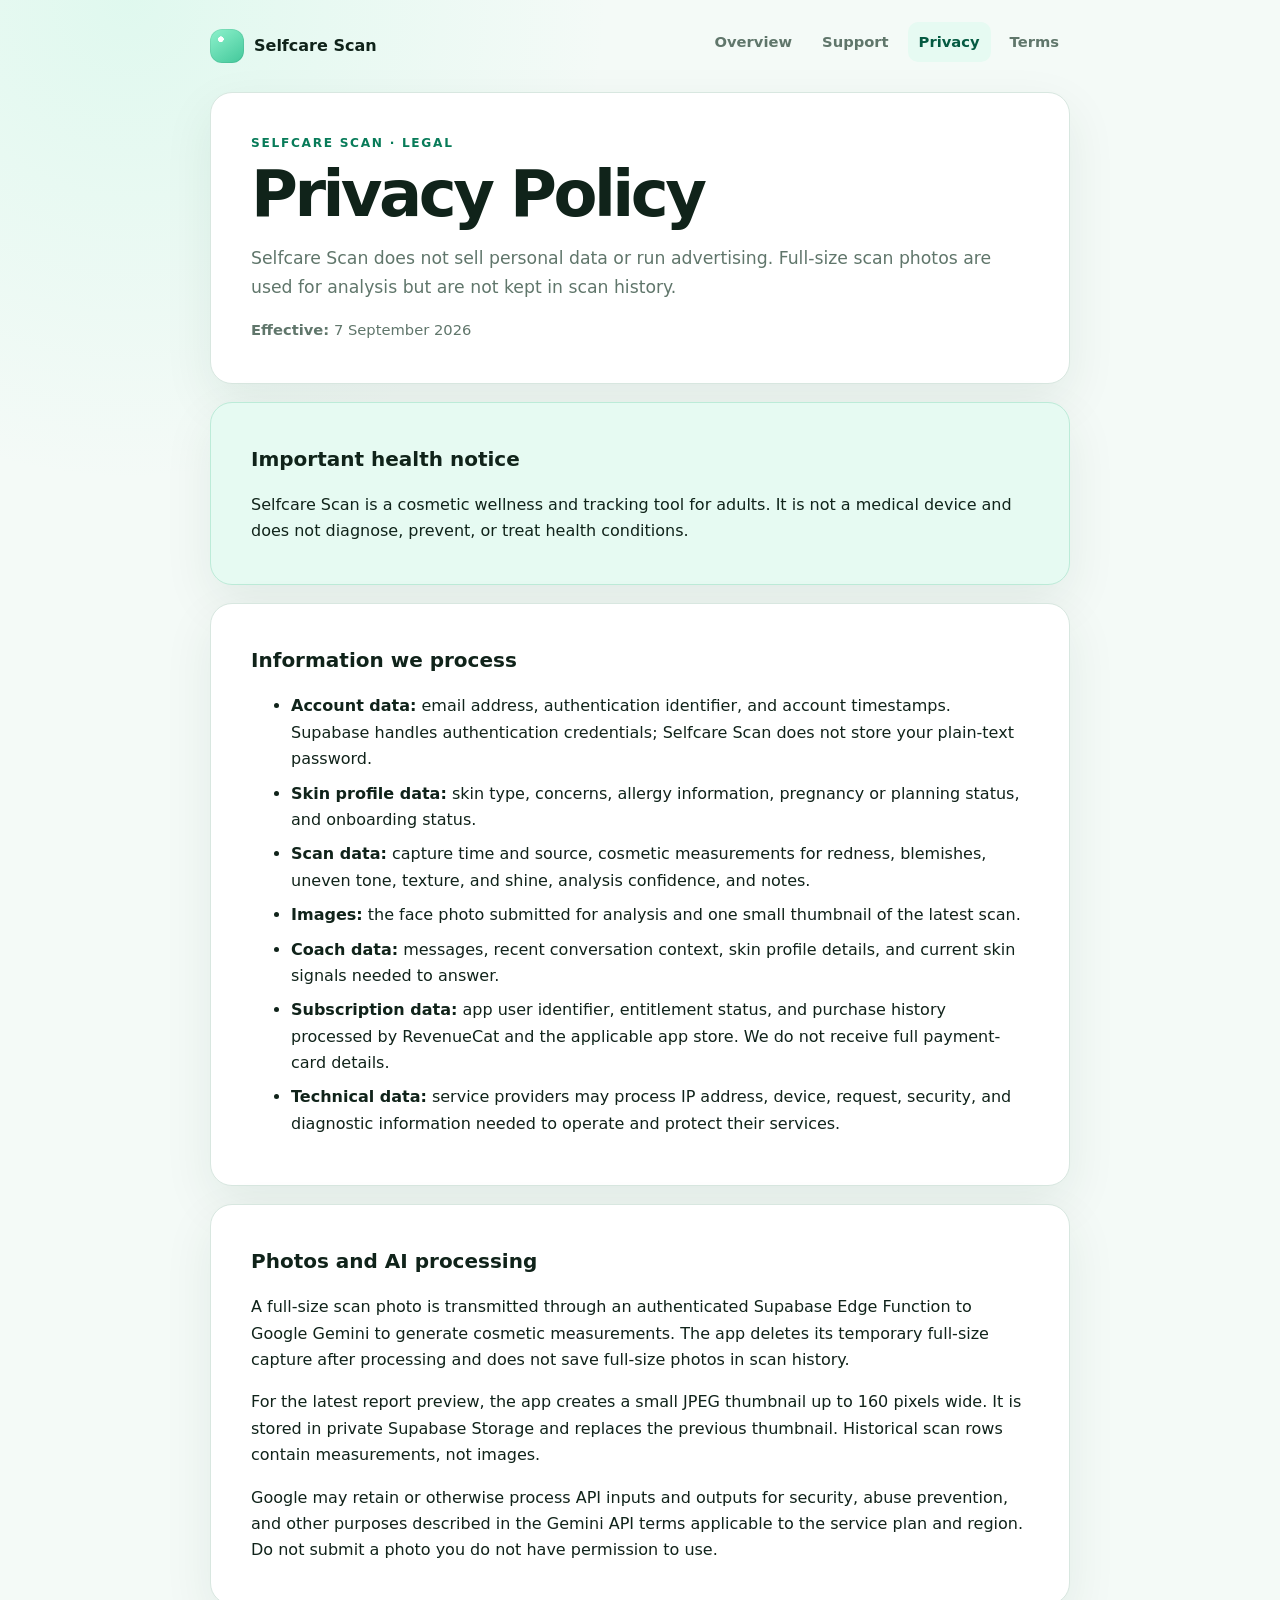
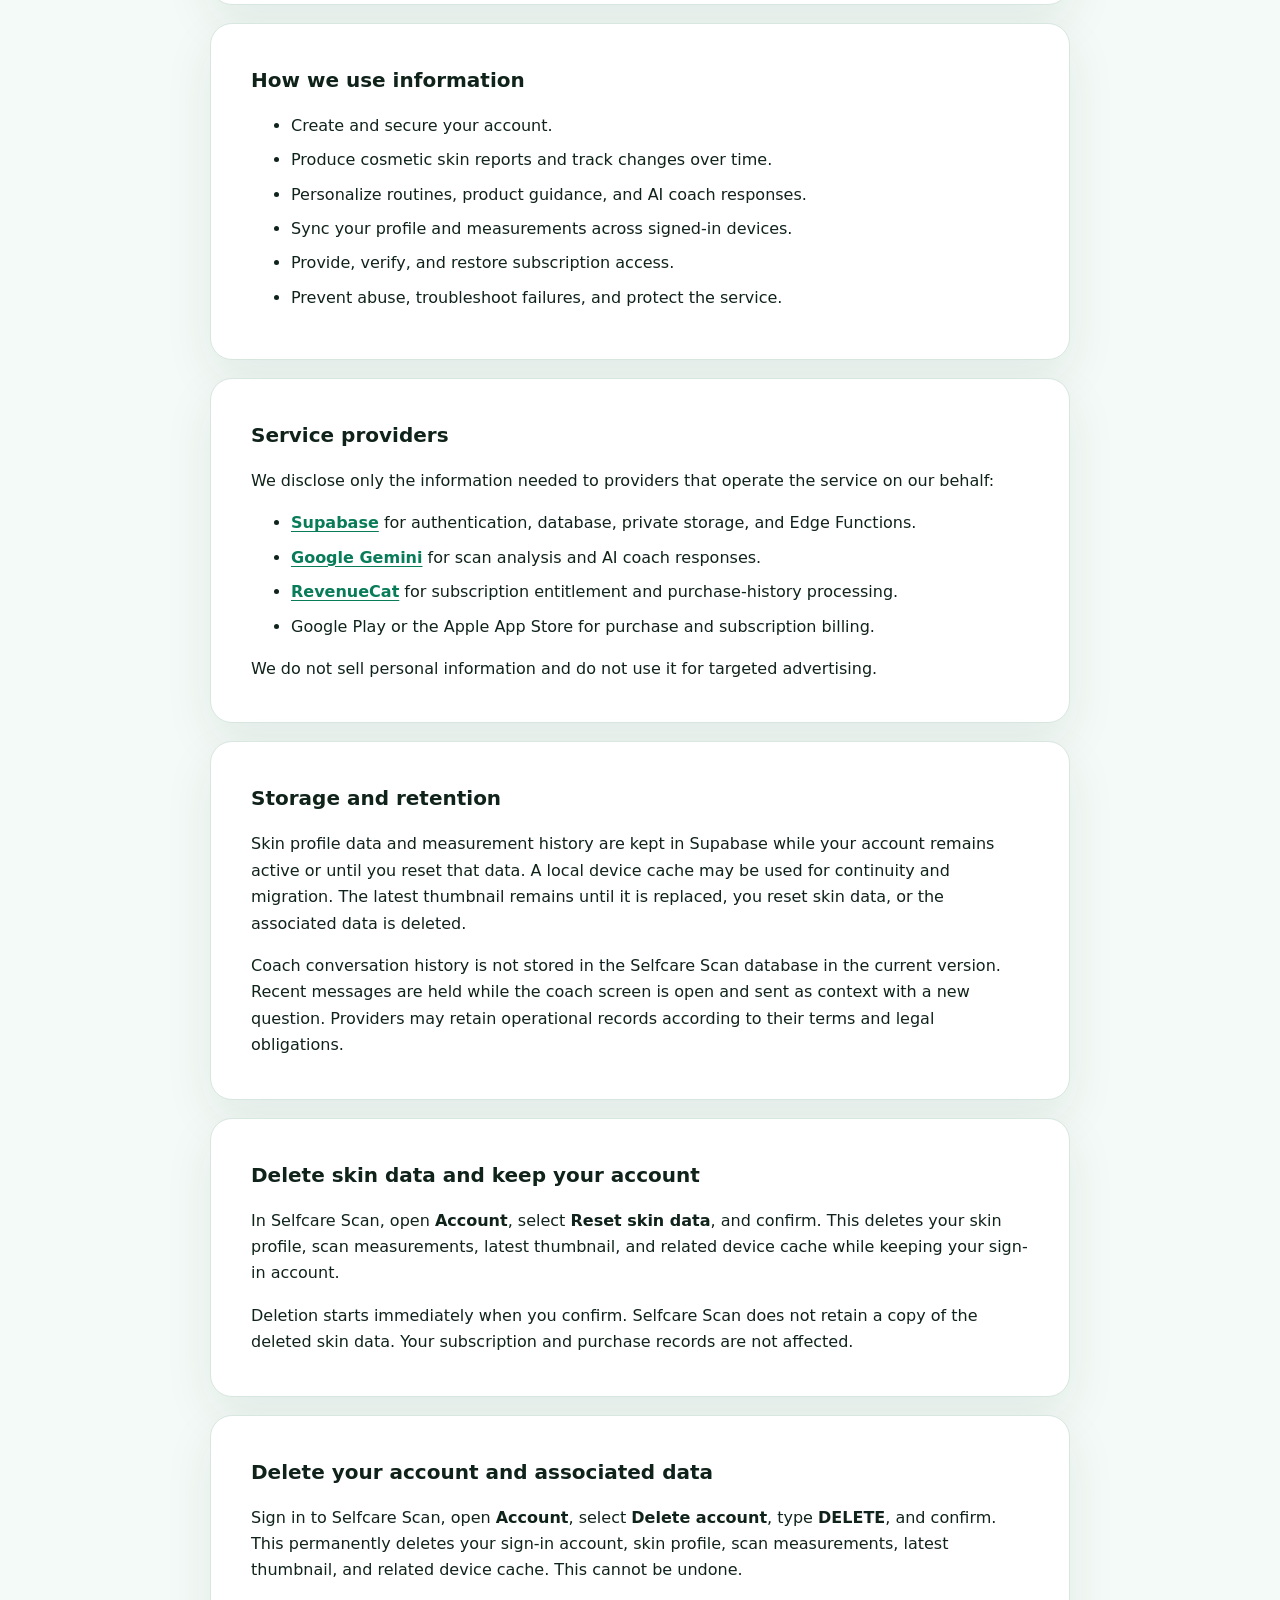
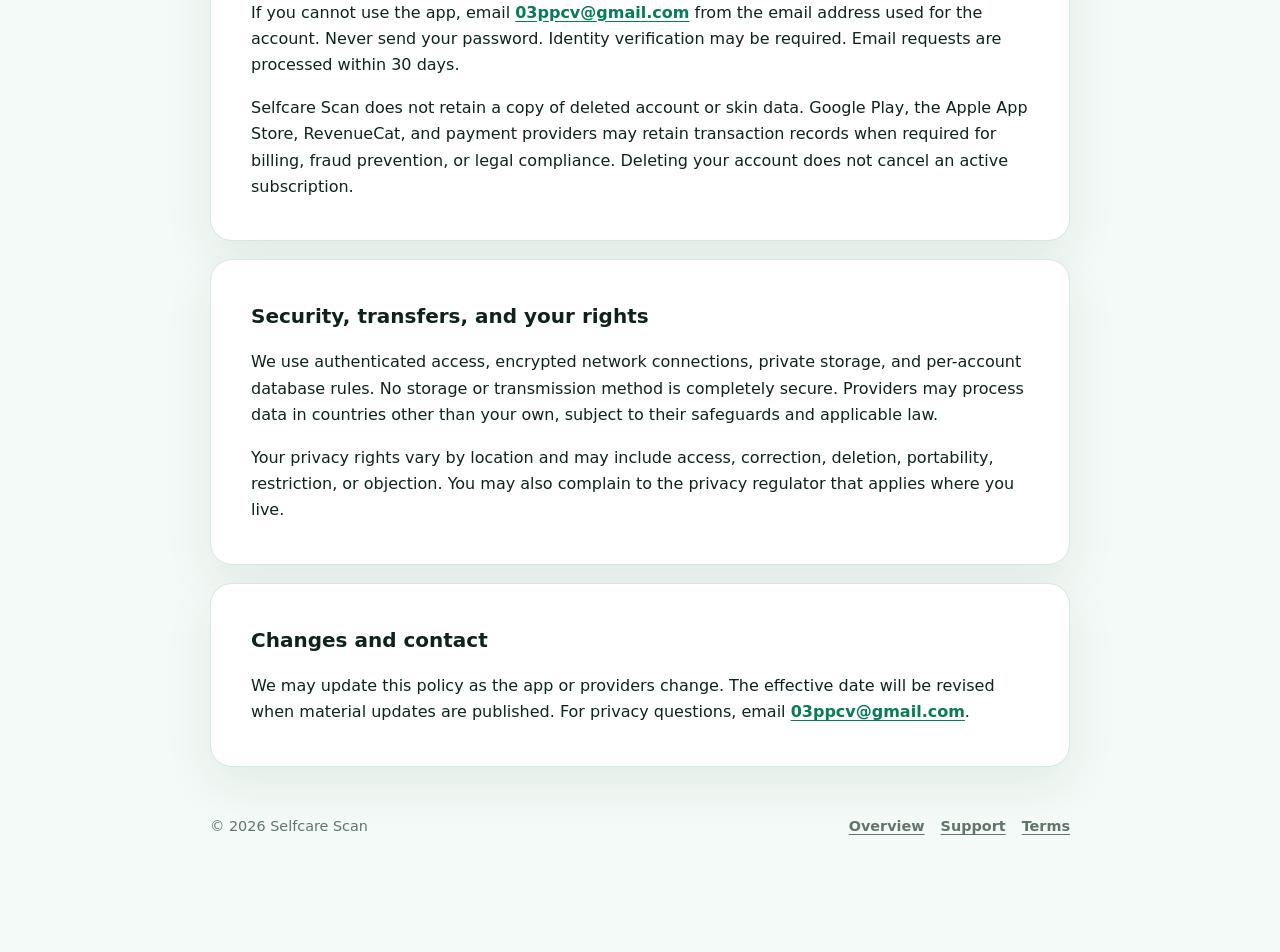
<file: index.html>
<!doctype html>
<html lang="en">
<head>
  <meta charset="utf-8">
  <meta name="viewport" content="width=device-width, initial-scale=1">
  <meta name="description" content="Privacy Policy for the Selfcare Scan mobile app.">
  <meta name="theme-color" content="#06271c">
  <link rel="canonical" href="https://pavlopro7.github.io/selfcareai-privacy/">
  <link rel="stylesheet" href="styles.css">
  <title>Privacy Policy | Selfcare Scan</title>
</head>
<body>
  <main class="site-shell legal-shell">
    <nav class="site-nav" aria-label="Main navigation">
      <a class="brand" href="app.html"><span class="brand-mark" aria-hidden="true"></span>Selfcare Scan</a>
      <ul class="nav-links">
        <li><a href="app.html">Overview</a></li>
        <li><a href="support.html">Support</a></li>
        <li><a href="./" aria-current="page">Privacy</a></li>
        <li><a href="terms-of-use.html">Terms</a></li>
      </ul>
    </nav>

    <header>
      <div class="eyebrow">Selfcare Scan · Legal</div>
      <h1>Privacy Policy</h1>
      <p class="summary">Selfcare Scan does not sell personal data or run advertising. Full-size scan photos are used for analysis but are not kept in scan history.</p>
      <p class="meta"><strong>Effective:</strong> 7 September 2026</p>
    </header>

    <section class="notice">
      <h2>Important health notice</h2>
      <p>Selfcare Scan is a cosmetic wellness and tracking tool for adults. It is not a medical device and does not diagnose, prevent, or treat health conditions.</p>
    </section>

    <section>
      <h2>Information we process</h2>
      <ul>
        <li><strong>Account data:</strong> email address, authentication identifier, and account timestamps. Supabase handles authentication credentials; Selfcare Scan does not store your plain-text password.</li>
        <li><strong>Skin profile data:</strong> skin type, concerns, allergy information, pregnancy or planning status, and onboarding status.</li>
        <li><strong>Scan data:</strong> capture time and source, cosmetic measurements for redness, blemishes, uneven tone, texture, and shine, analysis confidence, and notes.</li>
        <li><strong>Images:</strong> the face photo submitted for analysis and one small thumbnail of the latest scan.</li>
        <li><strong>Coach data:</strong> messages, recent conversation context, skin profile details, and current skin signals needed to answer.</li>
        <li><strong>Subscription data:</strong> app user identifier, entitlement status, and purchase history processed by RevenueCat and the applicable app store. We do not receive full payment-card details.</li>
        <li><strong>Technical data:</strong> service providers may process IP address, device, request, security, and diagnostic information needed to operate and protect their services.</li>
      </ul>
    </section>

    <section>
      <h2>Photos and AI processing</h2>
      <p>A full-size scan photo is transmitted through an authenticated Supabase Edge Function to Google Gemini to generate cosmetic measurements. The app deletes its temporary full-size capture after processing and does not save full-size photos in scan history.</p>
      <p>For the latest report preview, the app creates a small JPEG thumbnail up to 160 pixels wide. It is stored in private Supabase Storage and replaces the previous thumbnail. Historical scan rows contain measurements, not images.</p>
      <p>Google may retain or otherwise process API inputs and outputs for security, abuse prevention, and other purposes described in the Gemini API terms applicable to the service plan and region. Do not submit a photo you do not have permission to use.</p>
    </section>

    <section>
      <h2>How we use information</h2>
      <ul>
        <li>Create and secure your account.</li>
        <li>Produce cosmetic skin reports and track changes over time.</li>
        <li>Personalize routines, product guidance, and AI coach responses.</li>
        <li>Sync your profile and measurements across signed-in devices.</li>
        <li>Provide, verify, and restore subscription access.</li>
        <li>Prevent abuse, troubleshoot failures, and protect the service.</li>
      </ul>
    </section>

    <section>
      <h2>Service providers</h2>
      <p>We disclose only the information needed to providers that operate the service on our behalf:</p>
      <ul>
        <li><a href="https://supabase.com/privacy" rel="external">Supabase</a> for authentication, database, private storage, and Edge Functions.</li>
        <li><a href="https://ai.google.dev/gemini-api/terms" rel="external">Google Gemini</a> for scan analysis and AI coach responses.</li>
        <li><a href="https://www.revenuecat.com/privacy" rel="external">RevenueCat</a> for subscription entitlement and purchase-history processing.</li>
        <li>Google Play or the Apple App Store for purchase and subscription billing.</li>
      </ul>
      <p>We do not sell personal information and do not use it for targeted advertising.</p>
    </section>

    <section>
      <h2>Storage and retention</h2>
      <p>Skin profile data and measurement history are kept in Supabase while your account remains active or until you reset that data. A local device cache may be used for continuity and migration. The latest thumbnail remains until it is replaced, you reset skin data, or the associated data is deleted.</p>
      <p>Coach conversation history is not stored in the Selfcare Scan database in the current version. Recent messages are held while the coach screen is open and sent as context with a new question. Providers may retain operational records according to their terms and legal obligations.</p>
    </section>

    <section id="delete-data">
      <h2>Delete skin data and keep your account</h2>
      <p>In Selfcare Scan, open <strong>Account</strong>, select <strong>Reset skin data</strong>, and confirm. This deletes your skin profile, scan measurements, latest thumbnail, and related device cache while keeping your sign-in account.</p>
      <p>Deletion starts immediately when you confirm. Selfcare Scan does not retain a copy of the deleted skin data. Your subscription and purchase records are not affected.</p>
    </section>

    <section id="delete-account">
      <h2>Delete your account and associated data</h2>
      <p>Sign in to Selfcare Scan, open <strong>Account</strong>, select <strong>Delete account</strong>, type <strong>DELETE</strong>, and confirm. This permanently deletes your sign-in account, skin profile, scan measurements, latest thumbnail, and related device cache. This cannot be undone.</p>
      <p>If you cannot use the app, email <a href="mailto:03ppcv@gmail.com?subject=Delete%20my%20Selfcare%20Scan%20account">03ppcv@gmail.com</a> from the email address used for the account. Never send your password. Identity verification may be required. Email requests are processed within 30 days.</p>
      <p>Selfcare Scan does not retain a copy of deleted account or skin data. Google Play, the Apple App Store, RevenueCat, and payment providers may retain transaction records when required for billing, fraud prevention, or legal compliance. Deleting your account does not cancel an active subscription.</p>
    </section>

    <section>
      <h2>Security, transfers, and your rights</h2>
      <p>We use authenticated access, encrypted network connections, private storage, and per-account database rules. No storage or transmission method is completely secure. Providers may process data in countries other than your own, subject to their safeguards and applicable law.</p>
      <p>Your privacy rights vary by location and may include access, correction, deletion, portability, restriction, or objection. You may also complain to the privacy regulator that applies where you live.</p>
    </section>

    <section>
      <h2>Changes and contact</h2>
      <p>We may update this policy as the app or providers change. The effective date will be revised when material updates are published. For privacy questions, email <a href="mailto:03ppcv@gmail.com">03ppcv@gmail.com</a>.</p>
    </section>

    <footer class="site-footer">
      <span>© 2026 Selfcare Scan</span>
      <div class="footer-links">
        <a href="app.html">Overview</a>
        <a href="support.html">Support</a>
        <a href="terms-of-use.html">Terms</a>
      </div>
    </footer>
  </main>
</body>
</html>
</file>
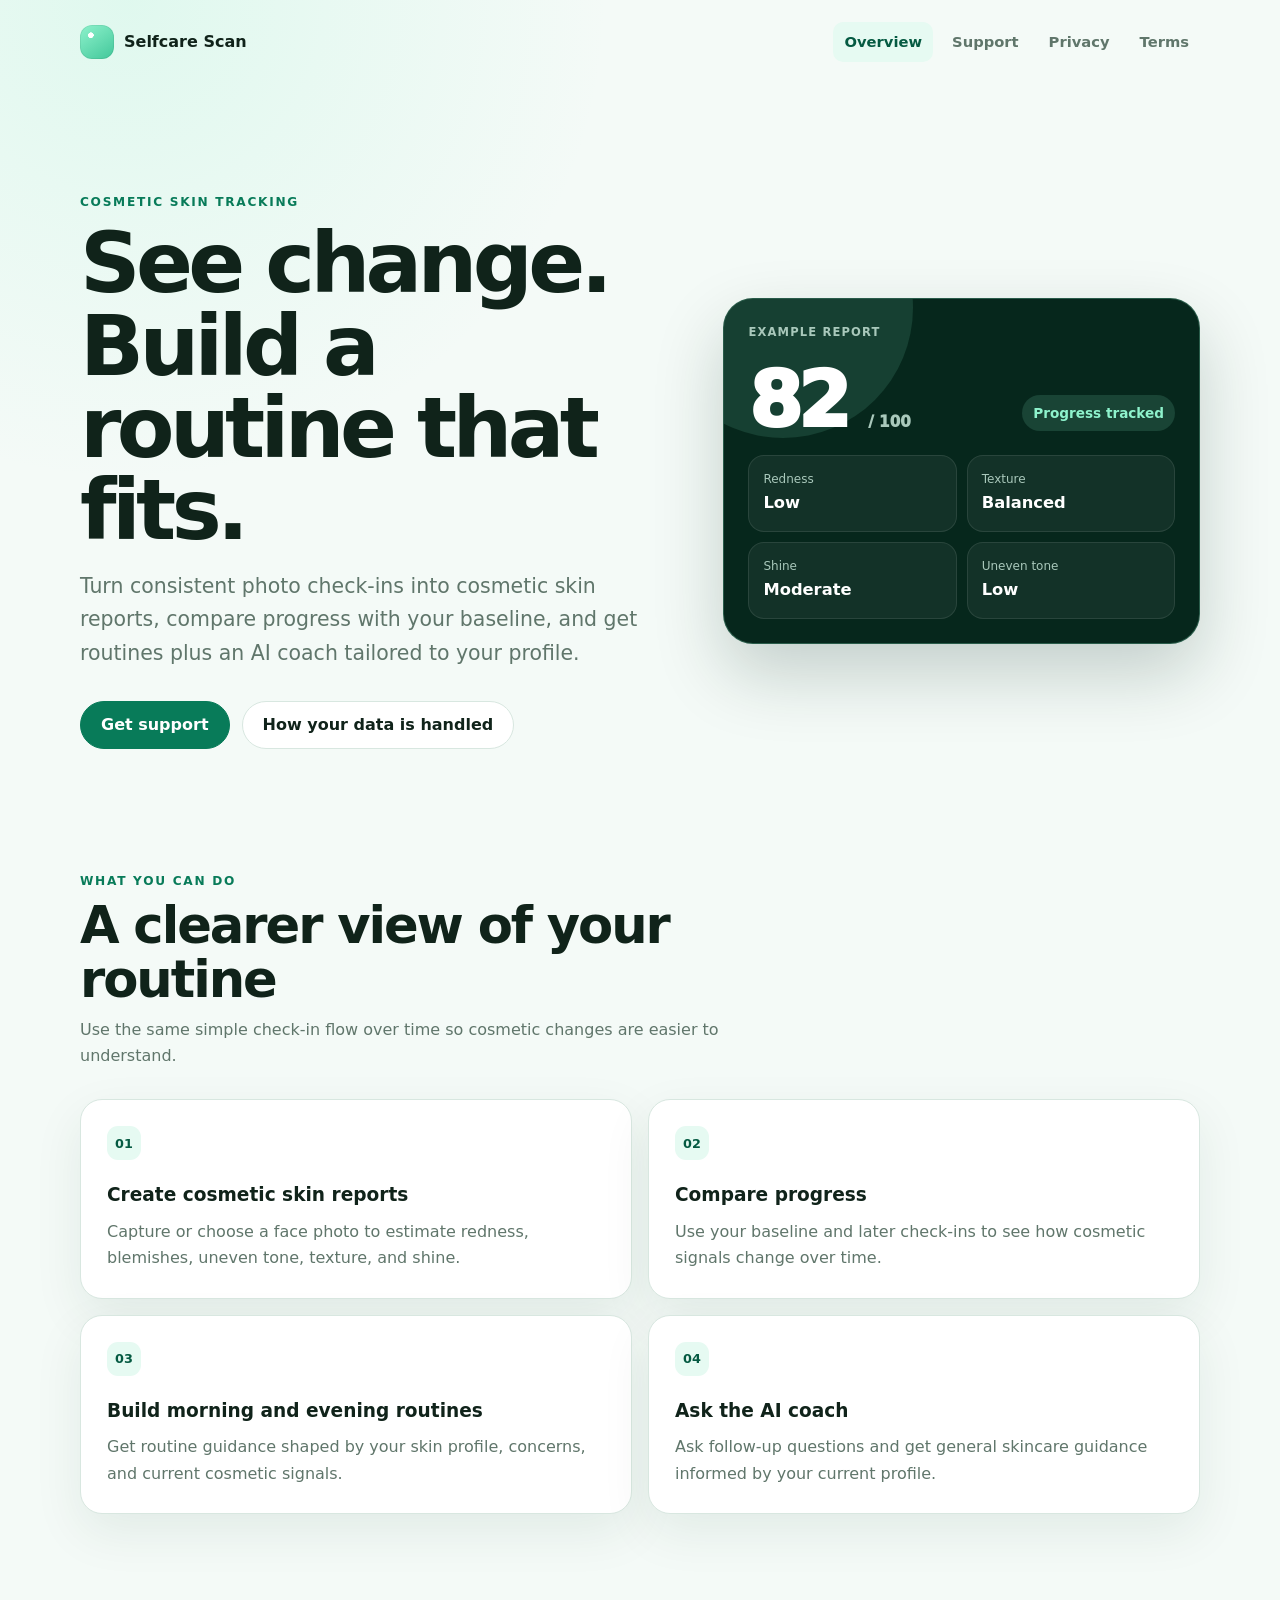
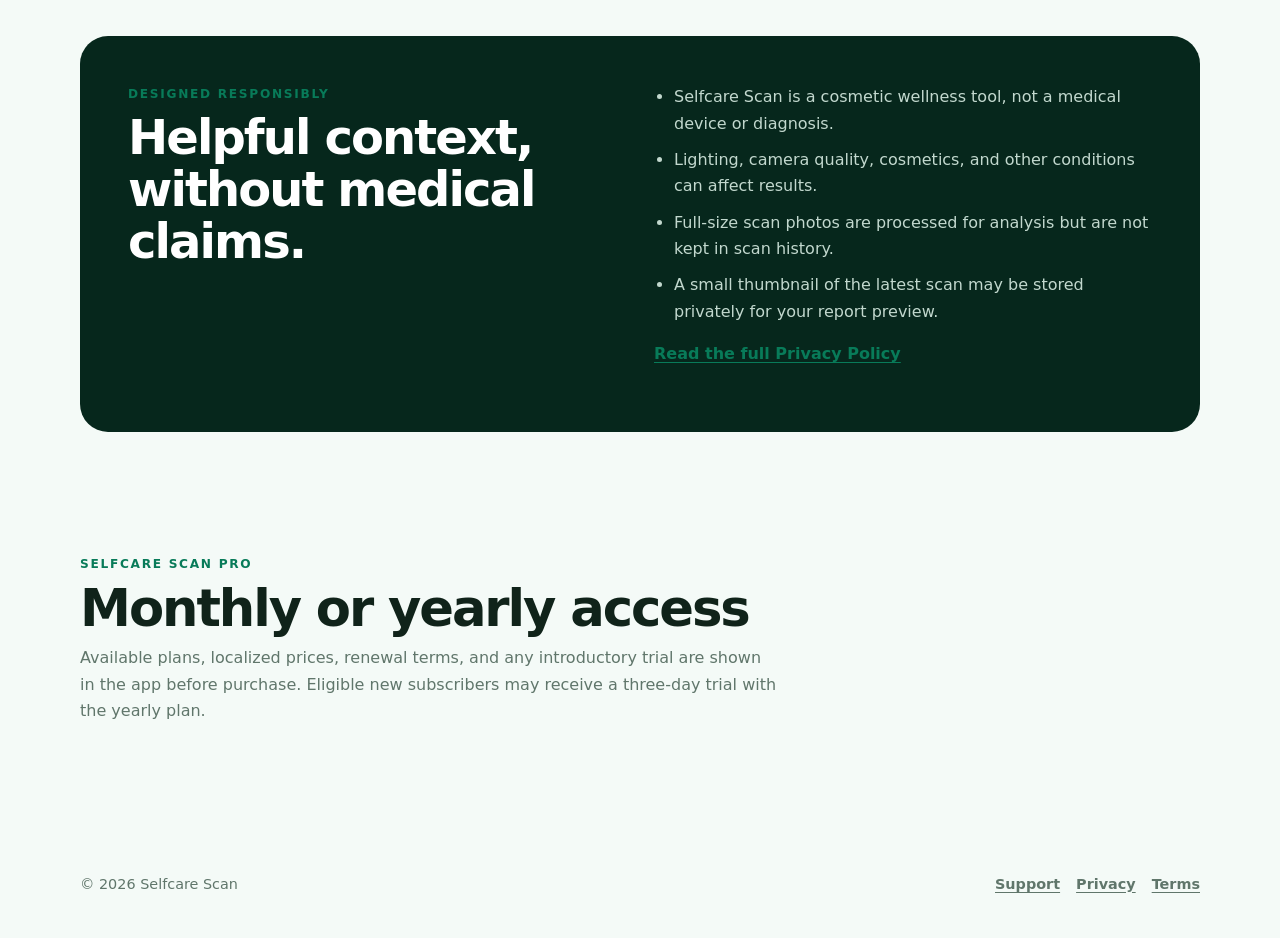
<file: app.html>
<!doctype html>
<html lang="en">
<head>
  <meta charset="utf-8">
  <meta name="viewport" content="width=device-width, initial-scale=1">
  <meta name="description" content="Selfcare Scan turns consistent photo check-ins into cosmetic skin reports, progress tracking, personalized routines, and AI coaching.">
  <meta name="theme-color" content="#06271c">
  <meta property="og:title" content="Selfcare Scan: Skin Tracker">
  <meta property="og:description" content="Understand cosmetic skin changes, build a routine, and track progress over time.">
  <meta property="og:type" content="website">
  <meta property="og:url" content="https://pavlopro7.github.io/selfcareai-privacy/app.html">
  <link rel="canonical" href="https://pavlopro7.github.io/selfcareai-privacy/app.html">
  <link rel="stylesheet" href="styles.css">
  <title>Selfcare Scan: Skin Tracker</title>
</head>
<body>
  <div class="site-shell">
    <nav class="site-nav" aria-label="Main navigation">
      <a class="brand" href="app.html"><span class="brand-mark" aria-hidden="true"></span>Selfcare Scan</a>
      <ul class="nav-links">
        <li><a href="app.html" aria-current="page">Overview</a></li>
        <li><a href="support.html">Support</a></li>
        <li><a href="./">Privacy</a></li>
        <li><a href="terms-of-use.html">Terms</a></li>
      </ul>
    </nav>

    <main>
      <section class="hero">
        <div>
          <div class="eyebrow">Cosmetic skin tracking</div>
          <h1>See change. Build a routine that fits.</h1>
          <p class="lead">Turn consistent photo check-ins into cosmetic skin reports, compare progress with your baseline, and get routines plus an AI coach tailored to your profile.</p>
          <div class="button-row">
            <a class="button" href="support.html">Get support</a>
            <a class="button secondary" href="./#delete-data">How your data is handled</a>
          </div>
        </div>

        <div class="report-preview" aria-label="Example cosmetic skin report">
          <div class="preview-label">Example report</div>
          <div class="score-row">
            <div class="score">82 <small>/ 100</small></div>
            <div class="change-pill">Progress tracked</div>
          </div>
          <div class="metric-grid">
            <div class="metric"><span>Redness</span><strong>Low</strong></div>
            <div class="metric"><span>Texture</span><strong>Balanced</strong></div>
            <div class="metric"><span>Shine</span><strong>Moderate</strong></div>
            <div class="metric"><span>Uneven tone</span><strong>Low</strong></div>
          </div>
        </div>
      </section>

      <section class="section" aria-labelledby="features-title">
        <div class="section-heading">
          <div class="eyebrow">What you can do</div>
          <h2 id="features-title">A clearer view of your routine</h2>
          <p>Use the same simple check-in flow over time so cosmetic changes are easier to understand.</p>
        </div>
        <div class="feature-grid">
          <article class="feature-card">
            <span class="feature-index">01</span>
            <h3>Create cosmetic skin reports</h3>
            <p>Capture or choose a face photo to estimate redness, blemishes, uneven tone, texture, and shine.</p>
          </article>
          <article class="feature-card">
            <span class="feature-index">02</span>
            <h3>Compare progress</h3>
            <p>Use your baseline and later check-ins to see how cosmetic signals change over time.</p>
          </article>
          <article class="feature-card">
            <span class="feature-index">03</span>
            <h3>Build morning and evening routines</h3>
            <p>Get routine guidance shaped by your skin profile, concerns, and current cosmetic signals.</p>
          </article>
          <article class="feature-card">
            <span class="feature-index">04</span>
            <h3>Ask the AI coach</h3>
            <p>Ask follow-up questions and get general skincare guidance informed by your current profile.</p>
          </article>
        </div>
      </section>

      <section class="section" aria-labelledby="responsible-title">
        <div class="trust-panel">
          <div>
            <div class="eyebrow">Designed responsibly</div>
            <h2 id="responsible-title">Helpful context, without medical claims.</h2>
          </div>
          <div>
            <ul>
              <li>Selfcare Scan is a cosmetic wellness tool, not a medical device or diagnosis.</li>
              <li>Lighting, camera quality, cosmetics, and other conditions can affect results.</li>
              <li>Full-size scan photos are processed for analysis but are not kept in scan history.</li>
              <li>A small thumbnail of the latest scan may be stored privately for your report preview.</li>
            </ul>
            <p><a href="./">Read the full Privacy Policy</a></p>
          </div>
        </div>
      </section>

      <section class="section" aria-labelledby="pro-title">
        <div class="section-heading">
          <div class="eyebrow">Selfcare Scan Pro</div>
          <h2 id="pro-title">Monthly or yearly access</h2>
          <p>Available plans, localized prices, renewal terms, and any introductory trial are shown in the app before purchase. Eligible new subscribers may receive a three-day trial with the yearly plan.</p>
        </div>
      </section>
    </main>

    <footer class="site-footer">
      <span>© 2026 Selfcare Scan</span>
      <div class="footer-links">
        <a href="support.html">Support</a>
        <a href="./">Privacy</a>
        <a href="terms-of-use.html">Terms</a>
      </div>
    </footer>
  </div>
</body>
</html>
</file>
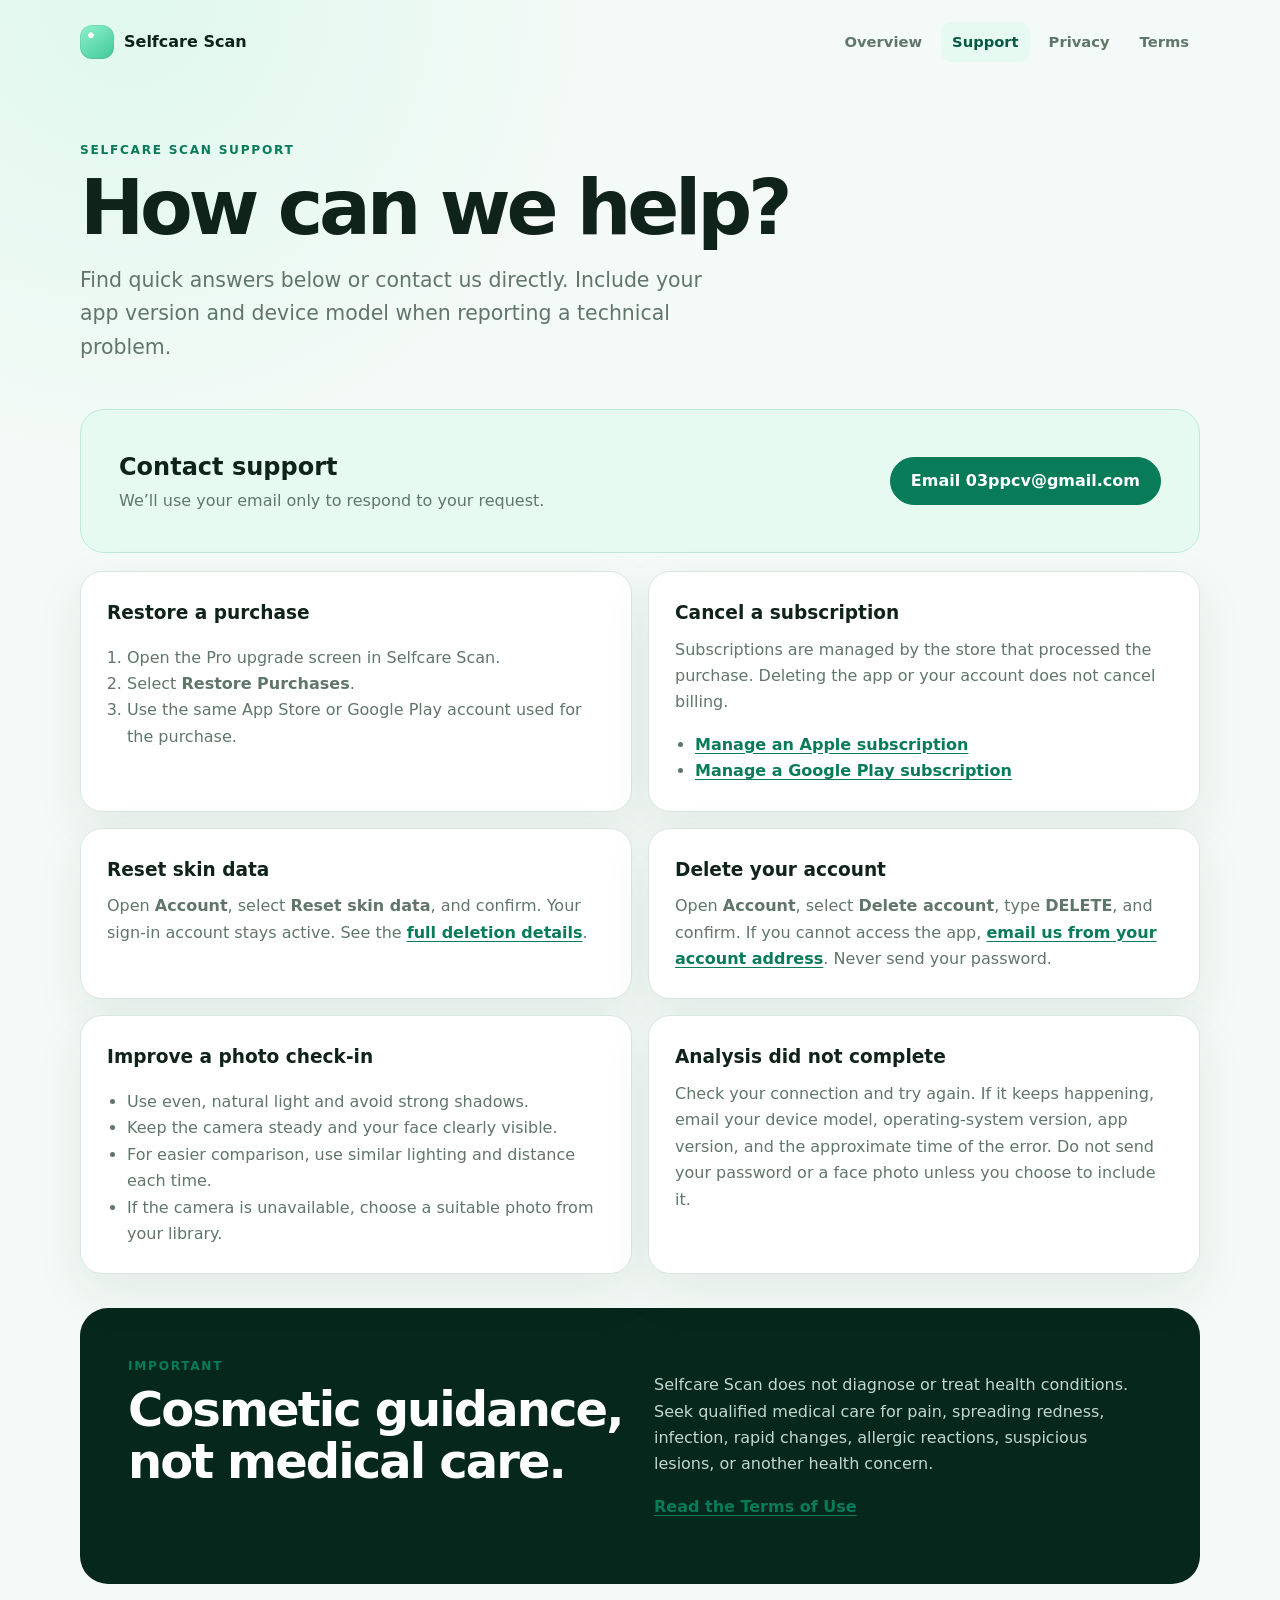
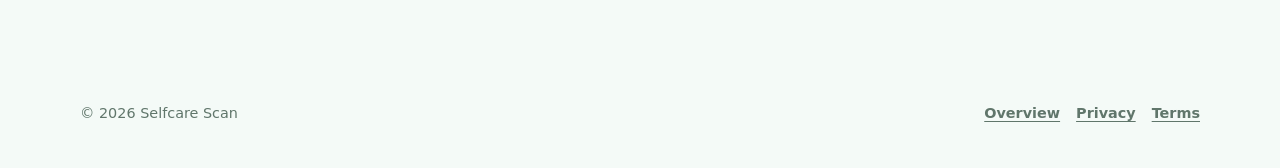
<file: support.html>
<!doctype html>
<html lang="en">
<head>
  <meta charset="utf-8">
  <meta name="viewport" content="width=device-width, initial-scale=1">
  <meta name="description" content="Support and account help for Selfcare Scan: Skin Tracker.">
  <meta name="theme-color" content="#06271c">
  <link rel="canonical" href="https://pavlopro7.github.io/selfcareai-privacy/support.html">
  <link rel="stylesheet" href="styles.css">
  <title>Support | Selfcare Scan</title>
</head>
<body>
  <div class="site-shell">
    <nav class="site-nav" aria-label="Main navigation">
      <a class="brand" href="app.html"><span class="brand-mark" aria-hidden="true"></span>Selfcare Scan</a>
      <ul class="nav-links">
        <li><a href="app.html">Overview</a></li>
        <li><a href="support.html" aria-current="page">Support</a></li>
        <li><a href="./">Privacy</a></li>
        <li><a href="terms-of-use.html">Terms</a></li>
      </ul>
    </nav>

    <main>
      <header class="page-hero">
        <div class="eyebrow">Selfcare Scan support</div>
        <h1>How can we help?</h1>
        <p class="lead">Find quick answers below or contact us directly. Include your app version and device model when reporting a technical problem.</p>
      </header>

      <section class="contact-card" aria-labelledby="contact-title">
        <div>
          <h2 id="contact-title">Contact support</h2>
          <p>We’ll use your email only to respond to your request.</p>
        </div>
        <a class="button" href="mailto:03ppcv@gmail.com?subject=Selfcare%20Scan%20support">Email 03ppcv@gmail.com</a>
      </section>

      <div class="support-grid">
        <section class="support-card">
          <h2>Restore a purchase</h2>
          <ol>
            <li>Open the Pro upgrade screen in Selfcare Scan.</li>
            <li>Select <strong>Restore Purchases</strong>.</li>
            <li>Use the same App Store or Google Play account used for the purchase.</li>
          </ol>
        </section>

        <section class="support-card">
          <h2>Cancel a subscription</h2>
          <p>Subscriptions are managed by the store that processed the purchase. Deleting the app or your account does not cancel billing.</p>
          <ul>
            <li><a href="https://support.apple.com/118428" rel="external">Manage an Apple subscription</a></li>
            <li><a href="https://support.google.com/googleplay/answer/7018481" rel="external">Manage a Google Play subscription</a></li>
          </ul>
        </section>

        <section class="support-card">
          <h2>Reset skin data</h2>
          <p>Open <strong>Account</strong>, select <strong>Reset skin data</strong>, and confirm. Your sign-in account stays active. See the <a href="./#delete-data">full deletion details</a>.</p>
        </section>

        <section class="support-card">
          <h2>Delete your account</h2>
          <p>Open <strong>Account</strong>, select <strong>Delete account</strong>, type <strong>DELETE</strong>, and confirm. If you cannot access the app, <a href="mailto:03ppcv@gmail.com?subject=Delete%20my%20Selfcare%20Scan%20account">email us from your account address</a>. Never send your password.</p>
        </section>

        <section class="support-card">
          <h2>Improve a photo check-in</h2>
          <ul>
            <li>Use even, natural light and avoid strong shadows.</li>
            <li>Keep the camera steady and your face clearly visible.</li>
            <li>For easier comparison, use similar lighting and distance each time.</li>
            <li>If the camera is unavailable, choose a suitable photo from your library.</li>
          </ul>
        </section>

        <section class="support-card">
          <h2>Analysis did not complete</h2>
          <p>Check your connection and try again. If it keeps happening, email your device model, operating-system version, app version, and the approximate time of the error. Do not send your password or a face photo unless you choose to include it.</p>
        </section>
      </div>

      <section class="section">
        <div class="trust-panel">
          <div>
            <div class="eyebrow">Important</div>
            <h2>Cosmetic guidance, not medical care.</h2>
          </div>
          <div>
            <p>Selfcare Scan does not diagnose or treat health conditions. Seek qualified medical care for pain, spreading redness, infection, rapid changes, allergic reactions, suspicious lesions, or another health concern.</p>
            <p><a href="terms-of-use.html">Read the Terms of Use</a></p>
          </div>
        </div>
      </section>
    </main>

    <footer class="site-footer">
      <span>© 2026 Selfcare Scan</span>
      <div class="footer-links">
        <a href="app.html">Overview</a>
        <a href="./">Privacy</a>
        <a href="terms-of-use.html">Terms</a>
      </div>
    </footer>
  </div>
</body>
</html>
</file>
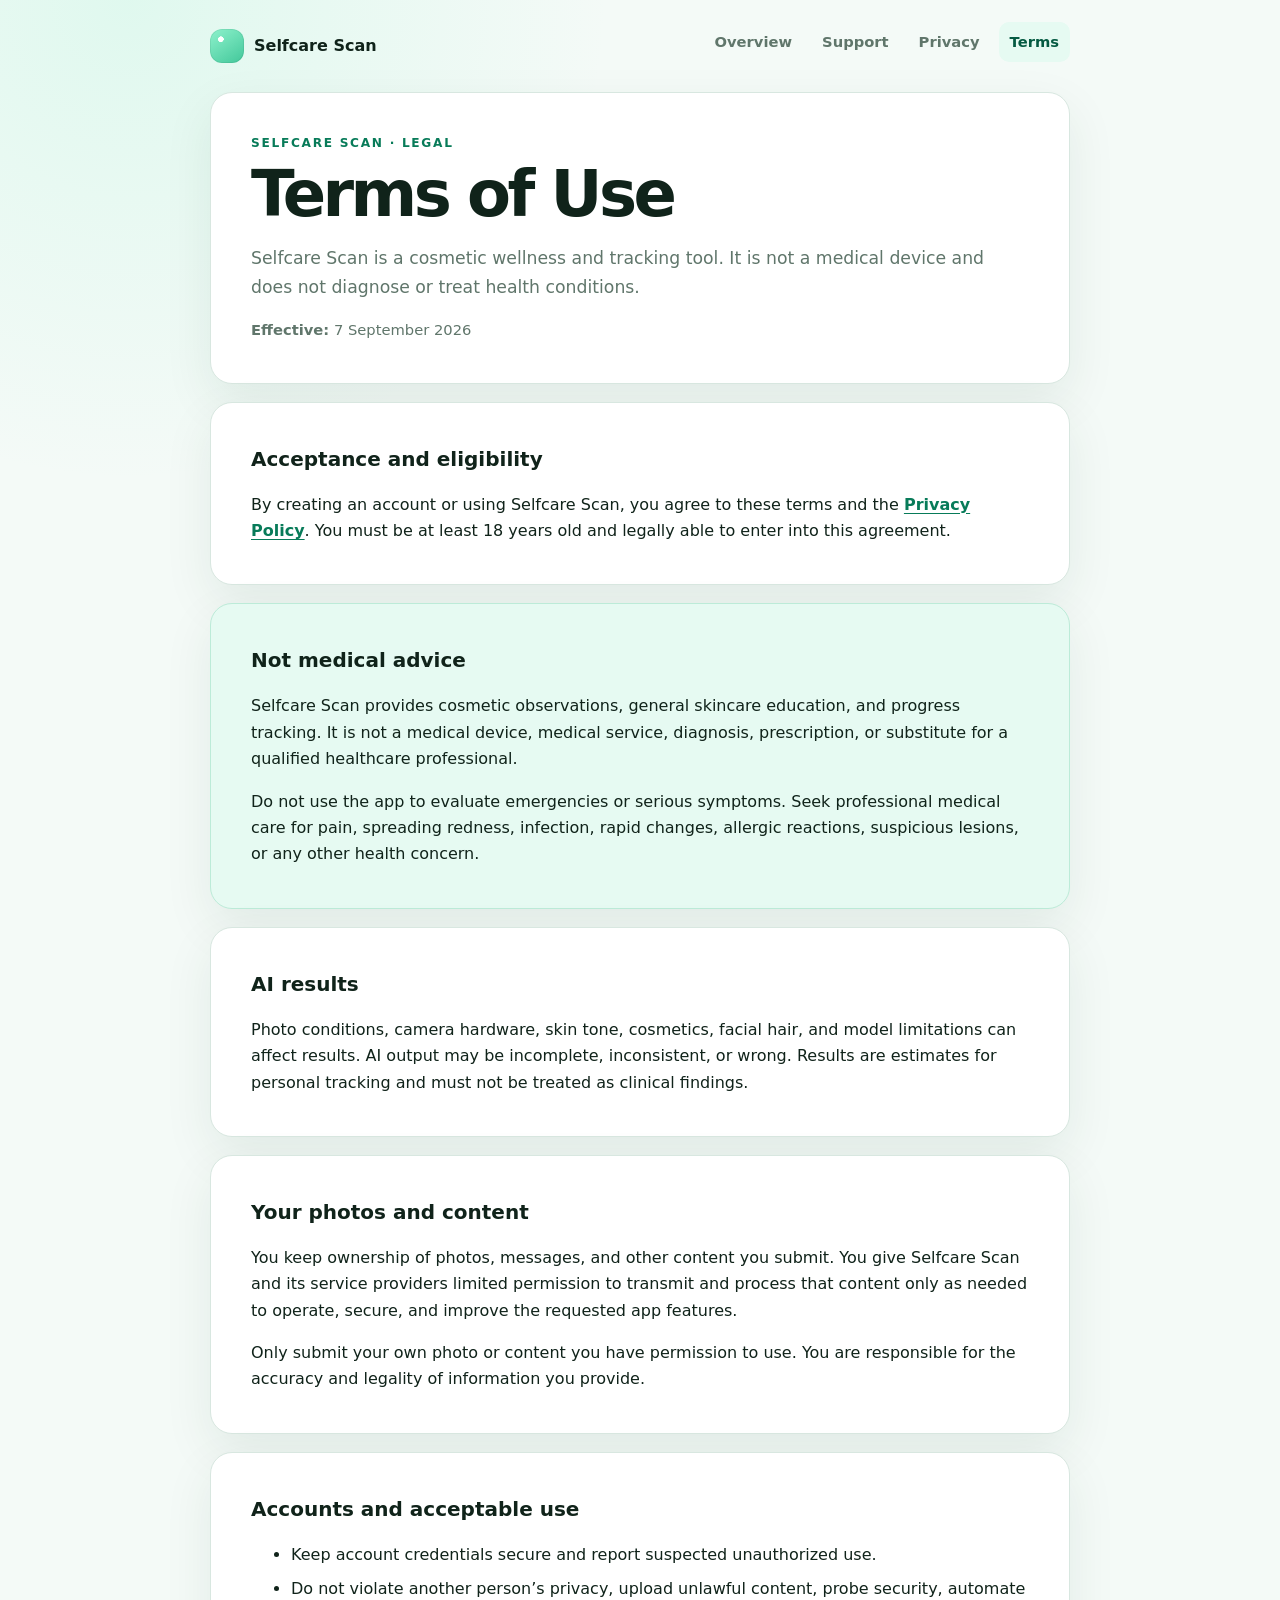
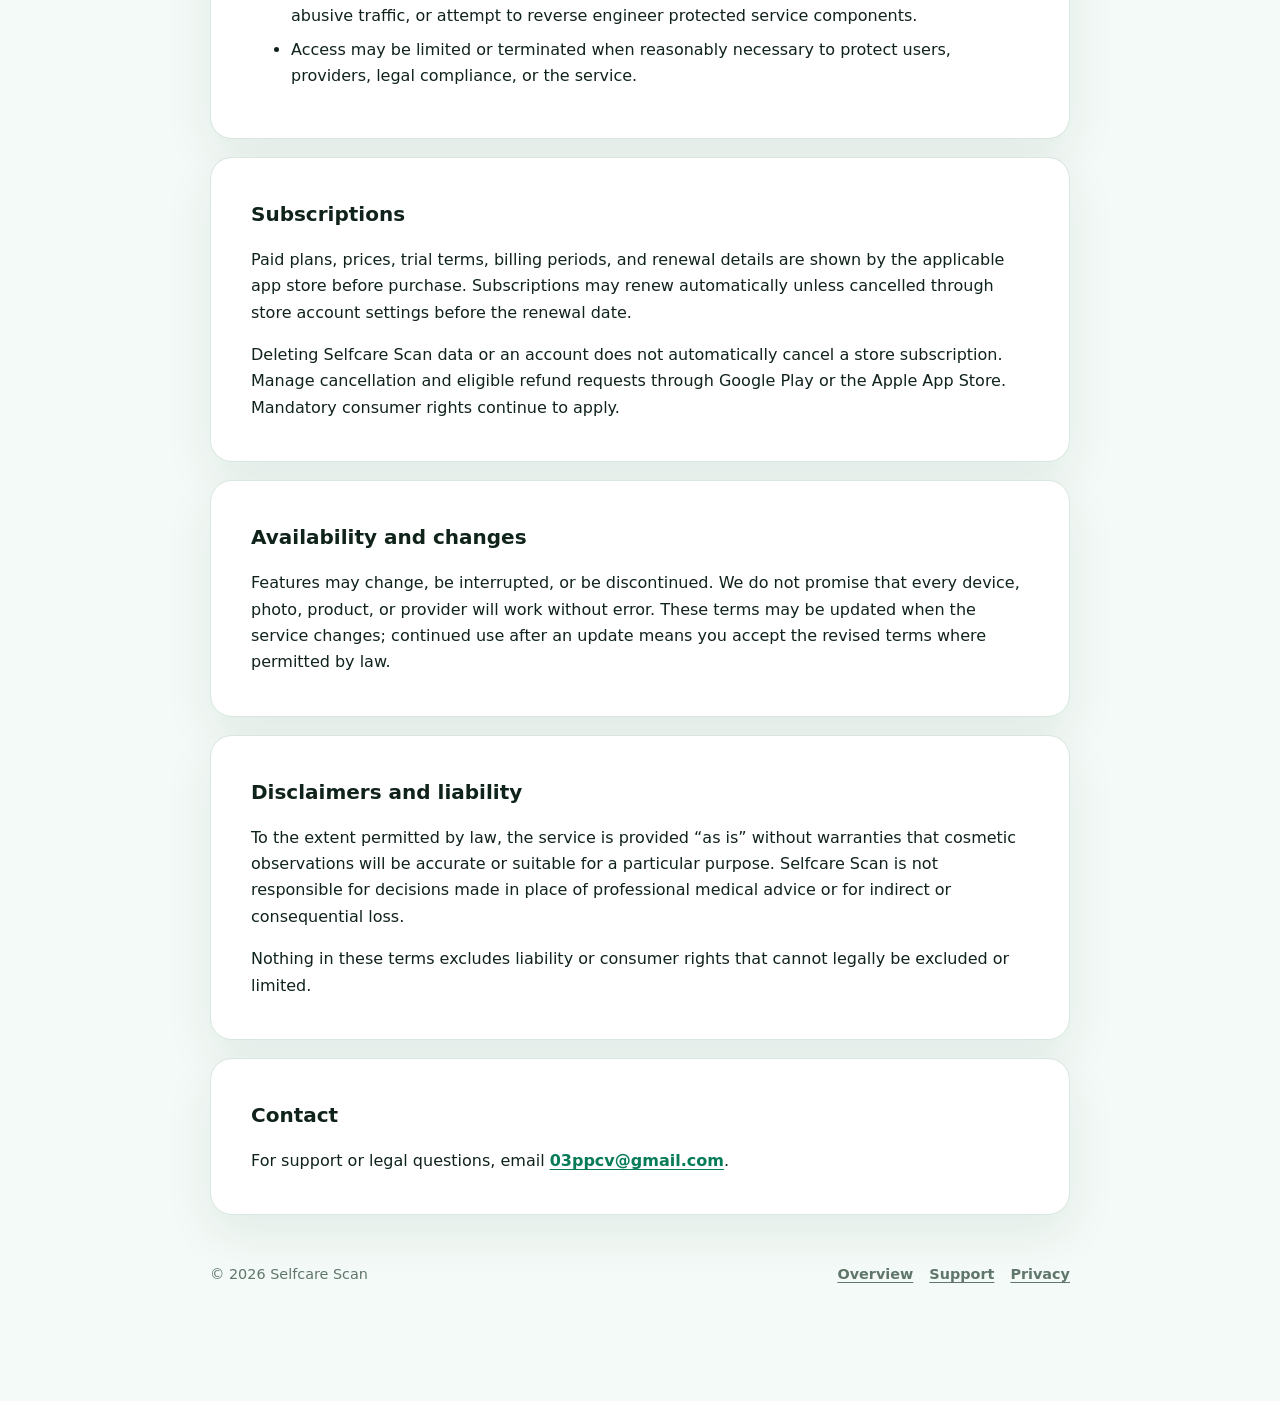
<file: terms-of-use.html>
<!doctype html>
<html lang="en">
<head>
  <meta charset="utf-8">
  <meta name="viewport" content="width=device-width, initial-scale=1">
  <meta name="description" content="Terms of Use for the Selfcare Scan mobile app.">
  <meta name="theme-color" content="#06271c">
  <link rel="canonical" href="https://pavlopro7.github.io/selfcareai-privacy/terms-of-use.html">
  <link rel="stylesheet" href="styles.css">
  <title>Terms of Use | Selfcare Scan</title>
</head>
<body>
  <main class="site-shell legal-shell">
    <nav class="site-nav" aria-label="Main navigation">
      <a class="brand" href="app.html"><span class="brand-mark" aria-hidden="true"></span>Selfcare Scan</a>
      <ul class="nav-links">
        <li><a href="app.html">Overview</a></li>
        <li><a href="support.html">Support</a></li>
        <li><a href="./">Privacy</a></li>
        <li><a href="terms-of-use.html" aria-current="page">Terms</a></li>
      </ul>
    </nav>

    <header>
      <div class="eyebrow">Selfcare Scan · Legal</div>
      <h1>Terms of Use</h1>
      <p class="summary">Selfcare Scan is a cosmetic wellness and tracking tool. It is not a medical device and does not diagnose or treat health conditions.</p>
      <p class="meta"><strong>Effective:</strong> 7 September 2026</p>
    </header>

    <section>
      <h2>Acceptance and eligibility</h2>
      <p>By creating an account or using Selfcare Scan, you agree to these terms and the <a href="./">Privacy Policy</a>. You must be at least 18 years old and legally able to enter into this agreement.</p>
    </section>

    <section class="notice">
      <h2>Not medical advice</h2>
      <p>Selfcare Scan provides cosmetic observations, general skincare education, and progress tracking. It is not a medical device, medical service, diagnosis, prescription, or substitute for a qualified healthcare professional.</p>
      <p>Do not use the app to evaluate emergencies or serious symptoms. Seek professional medical care for pain, spreading redness, infection, rapid changes, allergic reactions, suspicious lesions, or any other health concern.</p>
    </section>

    <section>
      <h2>AI results</h2>
      <p>Photo conditions, camera hardware, skin tone, cosmetics, facial hair, and model limitations can affect results. AI output may be incomplete, inconsistent, or wrong. Results are estimates for personal tracking and must not be treated as clinical findings.</p>
    </section>

    <section>
      <h2>Your photos and content</h2>
      <p>You keep ownership of photos, messages, and other content you submit. You give Selfcare Scan and its service providers limited permission to transmit and process that content only as needed to operate, secure, and improve the requested app features.</p>
      <p>Only submit your own photo or content you have permission to use. You are responsible for the accuracy and legality of information you provide.</p>
    </section>

    <section>
      <h2>Accounts and acceptable use</h2>
      <ul>
        <li>Keep account credentials secure and report suspected unauthorized use.</li>
        <li>Do not violate another person’s privacy, upload unlawful content, probe security, automate abusive traffic, or attempt to reverse engineer protected service components.</li>
        <li>Access may be limited or terminated when reasonably necessary to protect users, providers, legal compliance, or the service.</li>
      </ul>
    </section>

    <section>
      <h2>Subscriptions</h2>
      <p>Paid plans, prices, trial terms, billing periods, and renewal details are shown by the applicable app store before purchase. Subscriptions may renew automatically unless cancelled through store account settings before the renewal date.</p>
      <p>Deleting Selfcare Scan data or an account does not automatically cancel a store subscription. Manage cancellation and eligible refund requests through Google Play or the Apple App Store. Mandatory consumer rights continue to apply.</p>
    </section>

    <section>
      <h2>Availability and changes</h2>
      <p>Features may change, be interrupted, or be discontinued. We do not promise that every device, photo, product, or provider will work without error. These terms may be updated when the service changes; continued use after an update means you accept the revised terms where permitted by law.</p>
    </section>

    <section>
      <h2>Disclaimers and liability</h2>
      <p>To the extent permitted by law, the service is provided “as is” without warranties that cosmetic observations will be accurate or suitable for a particular purpose. Selfcare Scan is not responsible for decisions made in place of professional medical advice or for indirect or consequential loss.</p>
      <p>Nothing in these terms excludes liability or consumer rights that cannot legally be excluded or limited.</p>
    </section>

    <section>
      <h2>Contact</h2>
      <p>For support or legal questions, email <a href="mailto:03ppcv@gmail.com">03ppcv@gmail.com</a>.</p>
    </section>

    <footer class="site-footer">
      <span>© 2026 Selfcare Scan</span>
      <div class="footer-links">
        <a href="app.html">Overview</a>
        <a href="support.html">Support</a>
        <a href="./">Privacy</a>
      </div>
    </footer>
  </main>
</body>
</html>
</file>
<file: styles.css>
:root {
  color-scheme: light;
  --ink: #10231a;
  --muted: #60766b;
  --forest: #06271c;
  --green: #087b59;
  --green-dark: #055a42;
  --mint: #8ef2cc;
  --mint-soft: #e6faf2;
  --blush: #ffe0d3;
  --line: #d8e7e0;
  --page: #f4faf7;
  --card: #ffffff;
  --shadow: 0 18px 50px rgba(17, 59, 43, 0.08);
}

* {
  box-sizing: border-box;
}

html {
  scroll-behavior: smooth;
}

body {
  margin: 0;
  background:
    radial-gradient(circle at 10% 0%, rgba(142, 242, 204, 0.2), transparent 30rem),
    var(--page);
  color: var(--ink);
  font: 16px/1.65 system-ui, -apple-system, BlinkMacSystemFont, "Segoe UI", sans-serif;
  -webkit-font-smoothing: antialiased;
}

a {
  color: var(--green);
  font-weight: 750;
  text-underline-offset: 3px;
}

a:hover {
  color: var(--green-dark);
}

a:focus-visible,
button:focus-visible {
  outline: 3px solid rgba(8, 123, 89, 0.28);
  outline-offset: 4px;
}

.site-shell {
  width: min(1120px, calc(100% - 32px));
  margin: 0 auto;
}

.site-nav {
  display: flex;
  align-items: center;
  justify-content: space-between;
  gap: 24px;
  padding: 22px 0;
}

.brand {
  display: inline-flex;
  align-items: center;
  gap: 10px;
  color: var(--ink);
  font-size: 1rem;
  font-weight: 900;
  text-decoration: none;
}

.brand-mark {
  width: 34px;
  height: 34px;
  border-radius: 12px;
  background:
    radial-gradient(circle at 32% 30%, #ffffff 0 8%, transparent 9%),
    linear-gradient(145deg, var(--mint), #42c79a);
  box-shadow: inset 0 0 0 1px rgba(6, 39, 28, 0.08);
}

.nav-links {
  display: flex;
  align-items: center;
  gap: 8px;
  margin: 0;
  padding: 0;
  list-style: none;
}

.nav-links a {
  display: block;
  padding: 8px 11px;
  border-radius: 10px;
  color: var(--muted);
  font-size: 0.92rem;
  font-weight: 750;
  text-decoration: none;
}

.nav-links a:hover,
.nav-links a[aria-current="page"] {
  background: var(--mint-soft);
  color: var(--green-dark);
}

.eyebrow {
  color: var(--green);
  font-size: 0.76rem;
  font-weight: 900;
  letter-spacing: 0.14em;
  text-transform: uppercase;
}

.hero {
  display: grid;
  grid-template-columns: minmax(0, 1.08fr) minmax(320px, 0.92fr);
  align-items: center;
  gap: clamp(36px, 7vw, 84px);
  padding: clamp(54px, 9vw, 108px) 0 88px;
}

.hero h1,
.page-hero h1,
.legal-shell h1 {
  margin: 10px 0 18px;
  font-size: clamp(2.55rem, 7vw, 5.25rem);
  line-height: 0.98;
  letter-spacing: -0.055em;
}

.lead {
  max-width: 650px;
  margin: 0;
  color: var(--muted);
  font-size: clamp(1.06rem, 2vw, 1.28rem);
}

.button-row {
  display: flex;
  flex-wrap: wrap;
  gap: 12px;
  margin-top: 30px;
}

.button {
  display: inline-flex;
  align-items: center;
  justify-content: center;
  min-height: 48px;
  padding: 0 20px;
  border: 1px solid var(--green);
  border-radius: 999px;
  background: var(--green);
  color: #ffffff;
  font-weight: 850;
  text-decoration: none;
}

.button:hover {
  background: var(--green-dark);
  color: #ffffff;
}

.button.secondary {
  border-color: var(--line);
  background: var(--card);
  color: var(--ink);
}

.button.secondary:hover {
  border-color: #b8d6c9;
  background: var(--mint-soft);
}

.report-preview {
  position: relative;
  overflow: hidden;
  padding: 24px;
  border: 1px solid rgba(142, 242, 204, 0.26);
  border-radius: 30px;
  background: var(--forest);
  color: #ffffff;
  box-shadow: 0 30px 70px rgba(6, 39, 28, 0.2);
}

.report-preview::before {
  position: absolute;
  inset: -35% auto auto -15%;
  width: 260px;
  height: 260px;
  border-radius: 50%;
  background: rgba(142, 242, 204, 0.12);
  content: "";
}

.preview-label {
  position: relative;
  color: #a9c8bb;
  font-size: 0.72rem;
  font-weight: 850;
  letter-spacing: 0.1em;
  text-transform: uppercase;
}

.score-row {
  position: relative;
  display: flex;
  align-items: flex-end;
  justify-content: space-between;
  gap: 24px;
  margin: 28px 0 24px;
}

.score {
  font-size: 4.8rem;
  font-weight: 950;
  line-height: 0.8;
  letter-spacing: -0.06em;
}

.score small {
  color: #a9c8bb;
  font-size: 0.95rem;
  letter-spacing: 0;
}

.change-pill {
  padding: 7px 11px;
  border-radius: 999px;
  background: rgba(142, 242, 204, 0.14);
  color: var(--mint);
  font-size: 0.85rem;
  font-weight: 850;
}

.metric-grid {
  position: relative;
  display: grid;
  grid-template-columns: repeat(2, minmax(0, 1fr));
  gap: 10px;
}

.metric {
  padding: 14px;
  border: 1px solid rgba(255, 255, 255, 0.09);
  border-radius: 16px;
  background: rgba(255, 255, 255, 0.055);
}

.metric span {
  display: block;
  color: #a9c8bb;
  font-size: 0.75rem;
}

.metric strong {
  font-size: 1.02rem;
}

.section {
  padding: 34px 0 88px;
}

.section-heading {
  max-width: 700px;
  margin-bottom: 30px;
}

.section-heading h2 {
  margin: 8px 0 10px;
  font-size: clamp(2rem, 4vw, 3.2rem);
  line-height: 1.05;
  letter-spacing: -0.04em;
}

.section-heading p {
  margin: 0;
  color: var(--muted);
}

.feature-grid,
.support-grid {
  display: grid;
  grid-template-columns: repeat(2, minmax(0, 1fr));
  gap: 16px;
}

.feature-card,
.support-card,
.legal-shell > header,
.legal-shell > section {
  border: 1px solid var(--line);
  border-radius: 22px;
  background: var(--card);
  box-shadow: var(--shadow);
}

.feature-card,
.support-card {
  padding: 26px;
}

.feature-index {
  display: inline-flex;
  align-items: center;
  justify-content: center;
  width: 34px;
  height: 34px;
  margin-bottom: 20px;
  border-radius: 11px;
  background: var(--mint-soft);
  color: var(--green-dark);
  font-size: 0.8rem;
  font-weight: 900;
}

.feature-card h3,
.support-card h2 {
  margin: 0 0 8px;
  font-size: 1.16rem;
}

.feature-card p,
.support-card p {
  margin: 0;
  color: var(--muted);
}

.trust-panel {
  display: grid;
  grid-template-columns: 1fr 1fr;
  gap: 28px;
  padding: clamp(28px, 5vw, 48px);
  border-radius: 28px;
  background: var(--forest);
  color: #ffffff;
}

.trust-panel h2 {
  margin: 8px 0 0;
  font-size: clamp(1.8rem, 4vw, 3rem);
  line-height: 1.08;
  letter-spacing: -0.04em;
}

.trust-panel p,
.trust-panel li {
  color: #c2d8ce;
}

.trust-panel ul {
  margin: 0;
  padding-left: 20px;
}

.trust-panel li + li {
  margin-top: 10px;
}

.page-hero {
  padding: 56px 0 44px;
}

.page-hero h1 {
  max-width: 760px;
  font-size: clamp(2.5rem, 7vw, 4.8rem);
}

.contact-card {
  display: flex;
  align-items: center;
  justify-content: space-between;
  gap: 24px;
  margin-bottom: 18px;
  padding: clamp(24px, 5vw, 38px);
  border: 1px solid #bcebd8;
  border-radius: 24px;
  background: var(--mint-soft);
}

.contact-card h2,
.contact-card p {
  margin: 0;
}

.contact-card p {
  color: var(--muted);
}

.support-card ol,
.support-card ul {
  margin-bottom: 0;
  padding-left: 20px;
  color: var(--muted);
}

.legal-shell {
  max-width: 860px;
  padding-bottom: 72px;
}

.legal-shell > header,
.legal-shell > section {
  padding: clamp(22px, 5vw, 40px);
  margin-bottom: 18px;
}

.legal-shell h1 {
  font-size: clamp(2.35rem, 7vw, 4rem);
}

.legal-shell h2 {
  margin: 0 0 10px;
  font-size: 1.25rem;
}

.legal-shell p:last-child,
.legal-shell ul:last-child {
  margin-bottom: 0;
}

.legal-shell li {
  margin-bottom: 8px;
}

.summary {
  color: var(--muted);
  font-size: 1.08rem;
}

.notice {
  border-color: #bcebd8 !important;
  background: var(--mint-soft) !important;
}

.meta {
  color: var(--muted);
  font-size: 0.92rem;
}

.site-footer {
  display: flex;
  align-items: center;
  justify-content: space-between;
  gap: 20px;
  padding: 30px 0 42px;
  color: var(--muted);
  font-size: 0.9rem;
}

.footer-links {
  display: flex;
  flex-wrap: wrap;
  gap: 16px;
}

.site-footer a {
  color: var(--muted);
}

@media (max-width: 760px) {
  .site-nav {
    align-items: flex-start;
    flex-direction: column;
    gap: 14px;
  }

  .nav-links {
    width: 100%;
    overflow-x: auto;
    padding-bottom: 4px;
  }

  .nav-links a {
    white-space: nowrap;
  }

  .hero,
  .trust-panel {
    grid-template-columns: 1fr;
  }

  .hero {
    padding-top: 36px;
  }

  .feature-grid,
  .support-grid {
    grid-template-columns: 1fr;
  }

  .contact-card,
  .site-footer {
    align-items: flex-start;
    flex-direction: column;
  }
}

@media (prefers-reduced-motion: reduce) {
  html {
    scroll-behavior: auto;
  }
}
</file>
